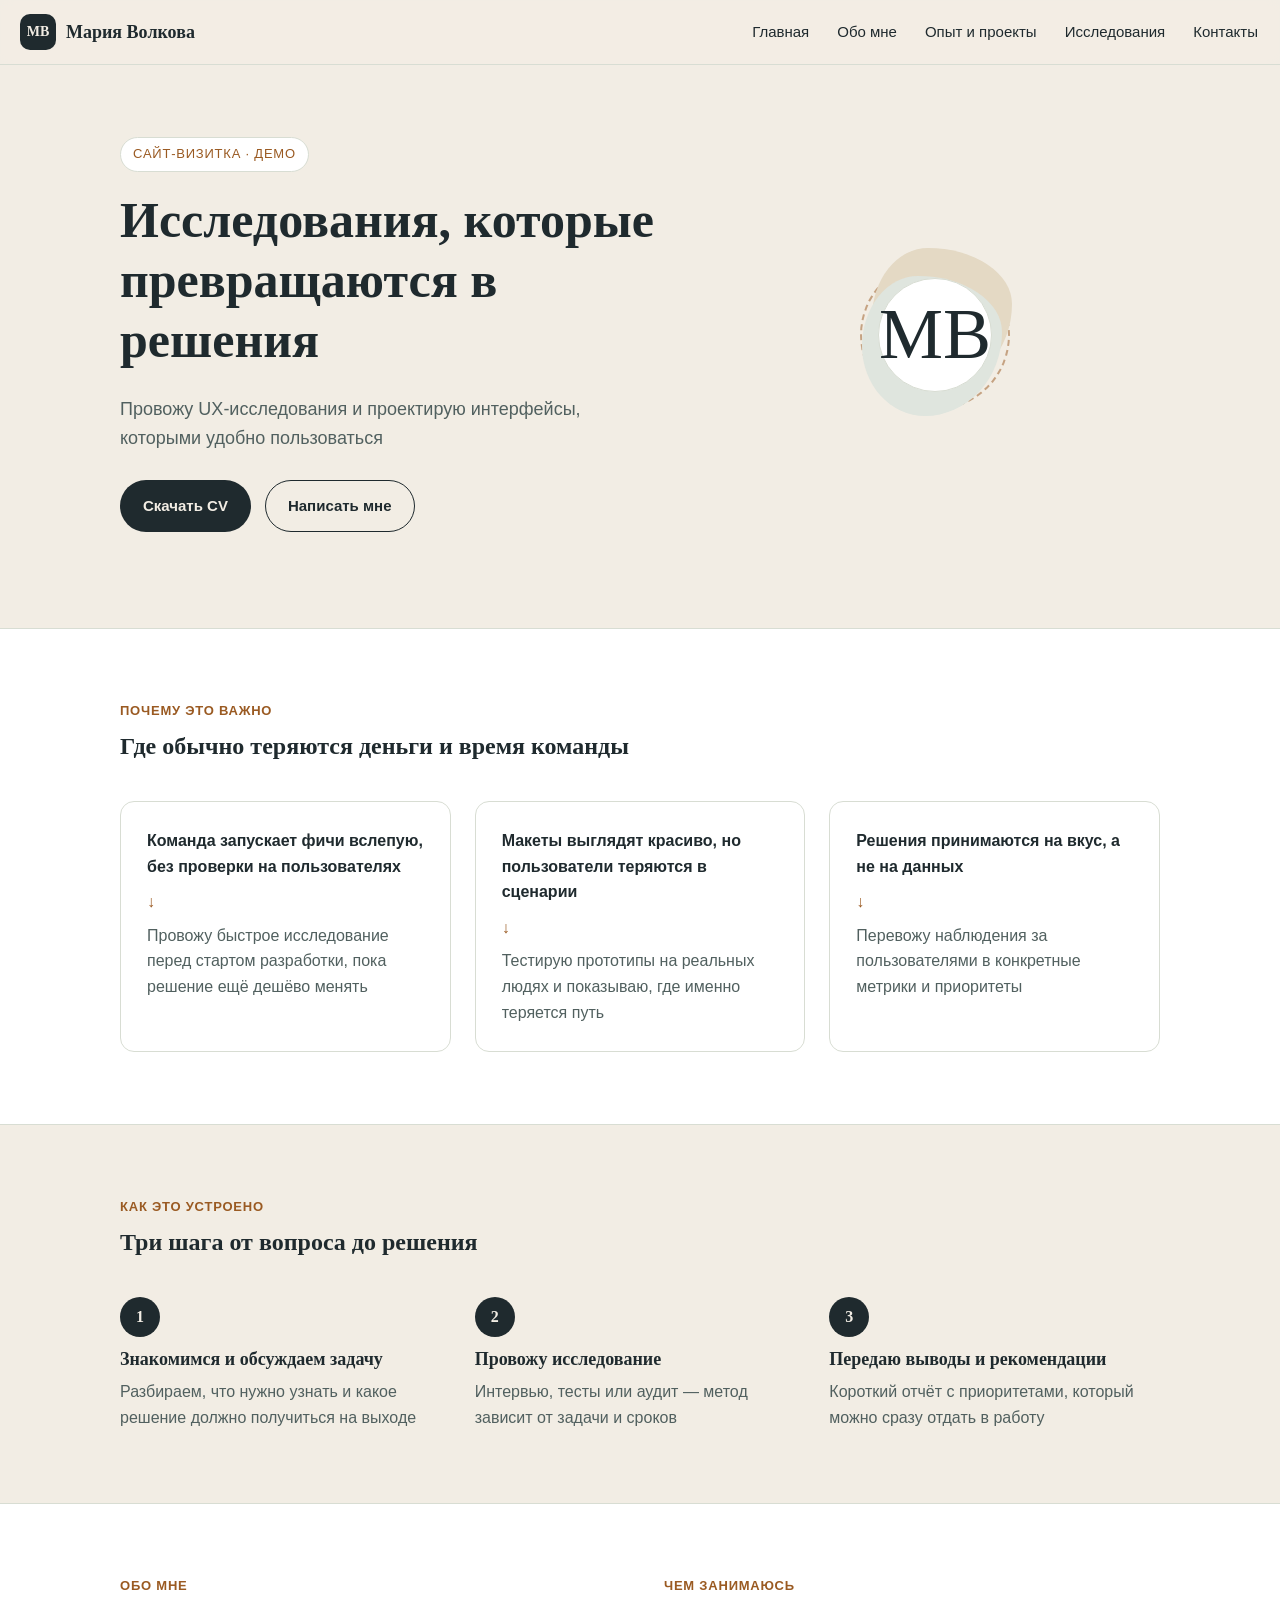
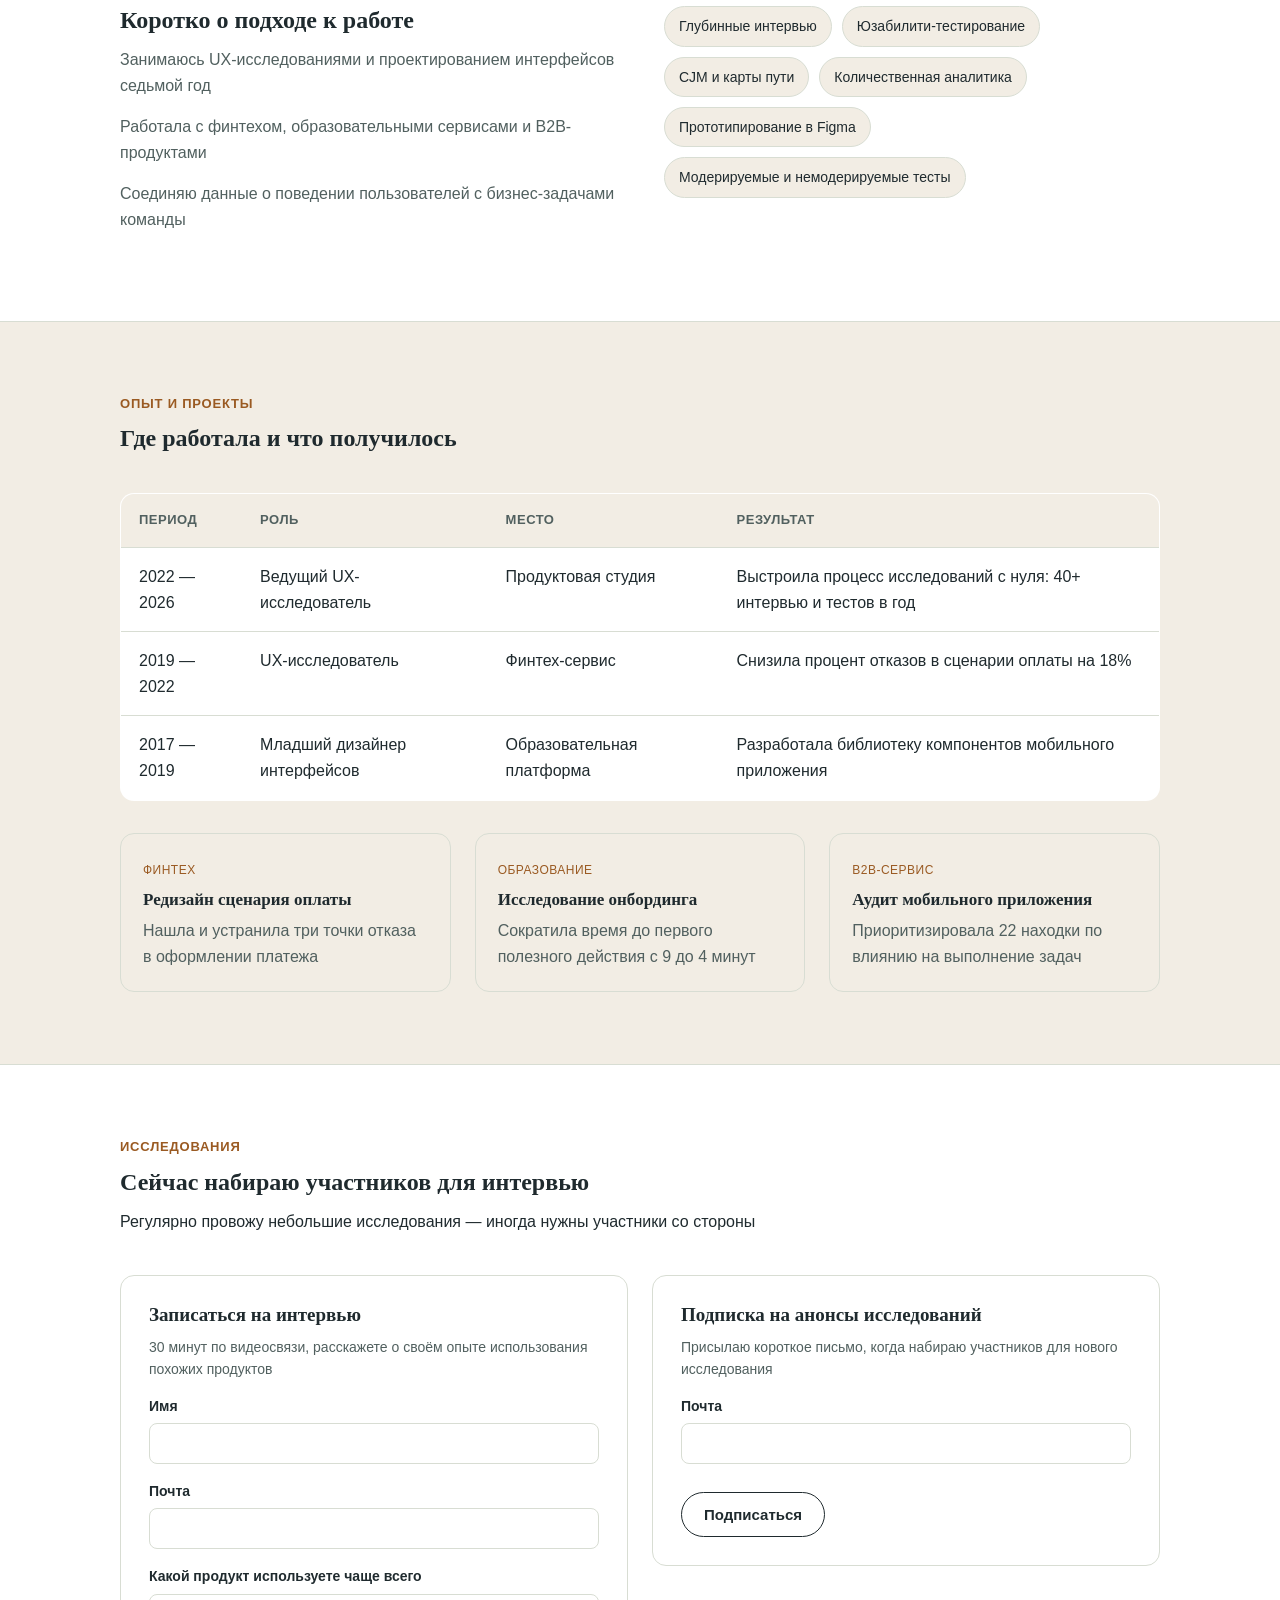
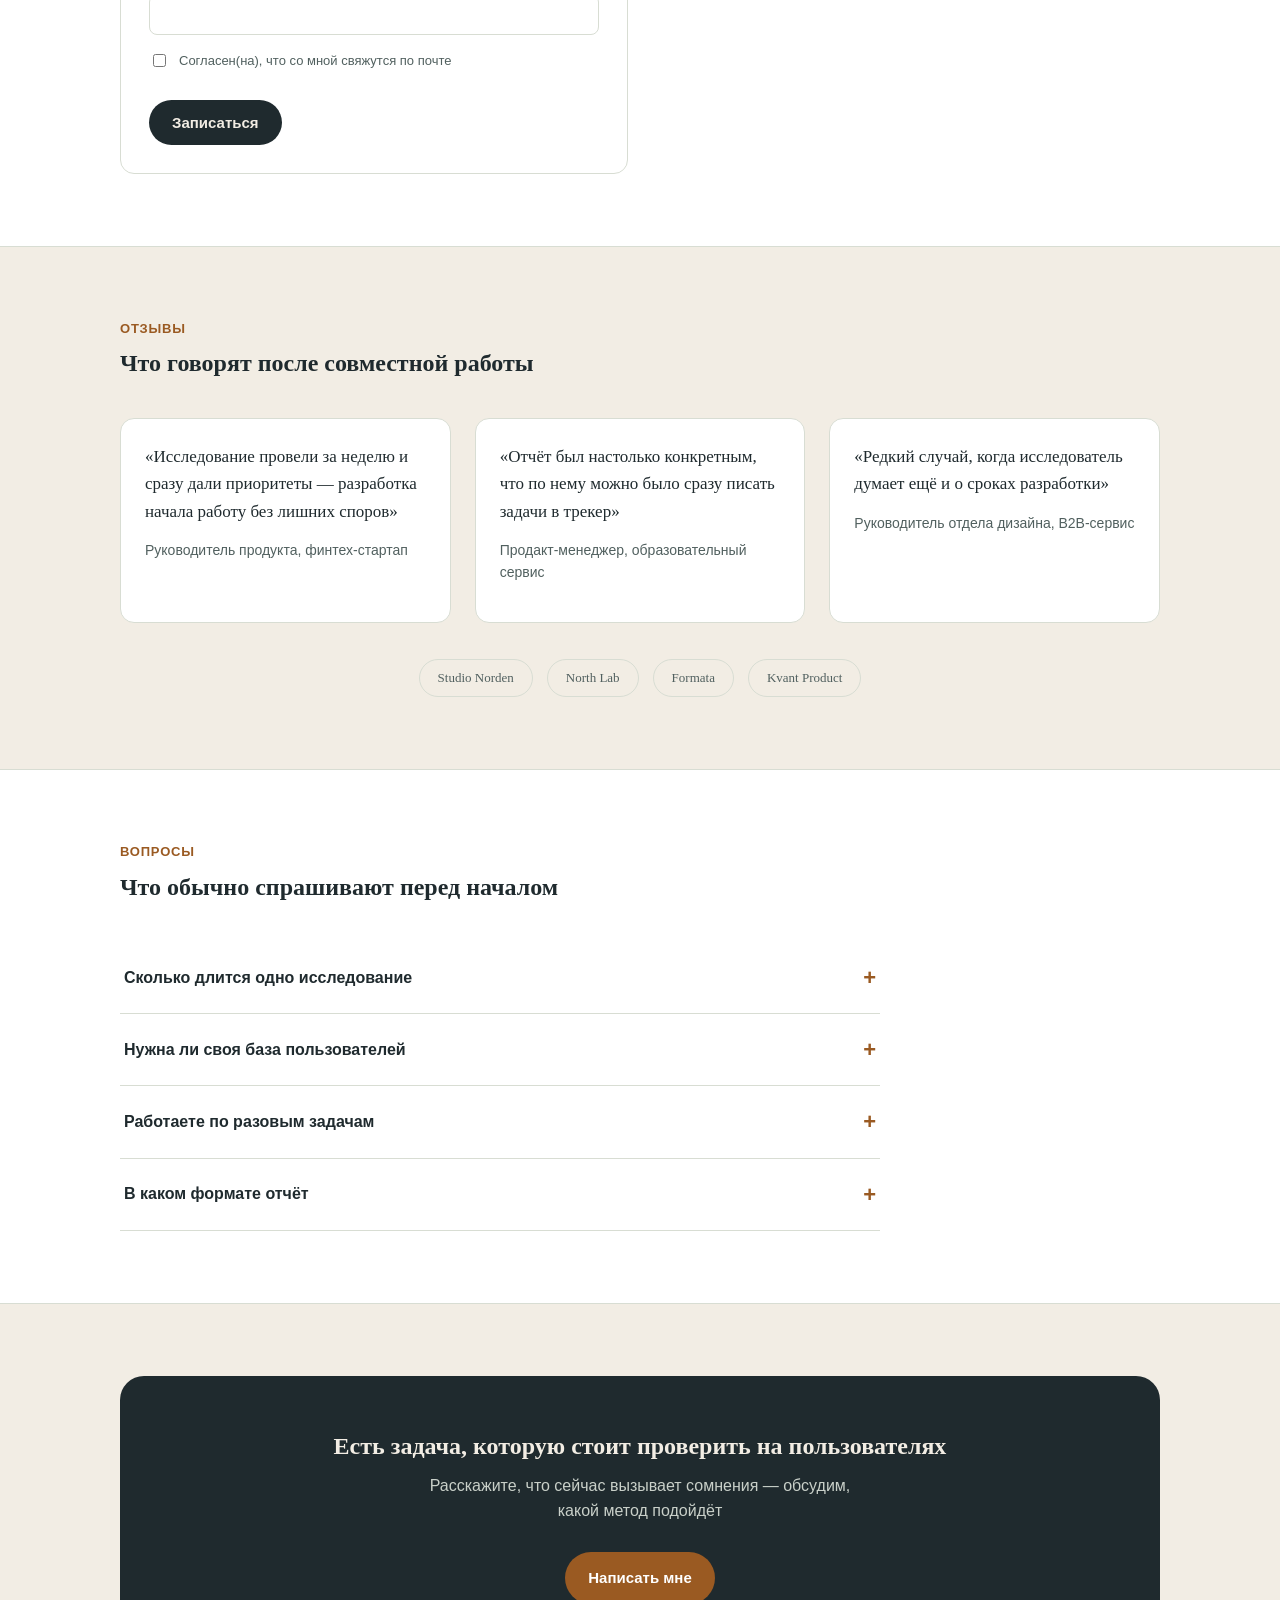
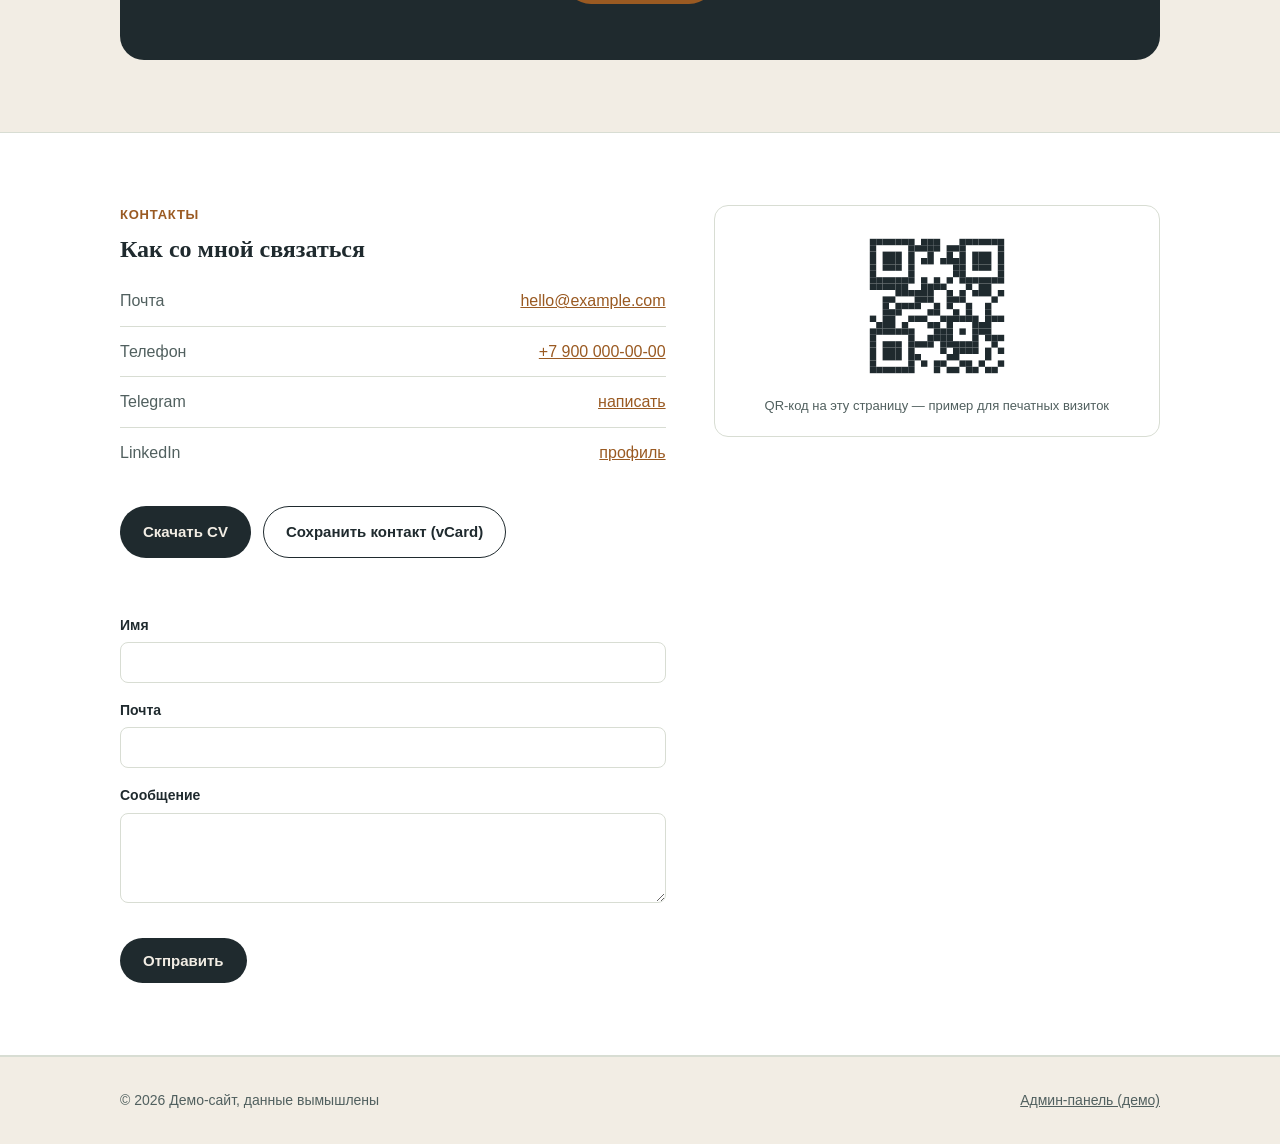
<file: index.html>
<!doctype html>
<html lang="ru">
<head>
<meta charset="utf-8">
<meta name="viewport" content="width=device-width, initial-scale=1">
<title>Мария Волкова — UX-исследователь и дизайнер интерфейсов</title>
<meta name="description" content="Сайт-визитка UX-исследователя: опыт, проекты, запись на интервью, скачивание CV. Демонстрационный макет.">
<link rel="canonical" href="./index.html">

<meta property="og:type" content="website">
<meta property="og:title" content="Мария Волкова — UX-исследователь и дизайнер интерфейсов">
<meta property="og:description" content="Исследования, которые превращаются в решения. Опыт, проекты, запись на интервью.">
<meta property="og:image" content="assets/img/og-image.svg">
<meta name="twitter:card" content="summary_large_image">

<link rel="icon" type="image/svg+xml" href="assets/img/favicon.svg">
<link rel="stylesheet" href="assets/css/styles.css">
</head>
<body>
<a class="skip-link" href="#main">Перейти к содержимому</a>

<header class="site-header">
  <div class="header-inner">
    <a class="brand" href="#hero">
      <span class="brand-mark" aria-hidden="true">МВ</span>
      <span>Мария Волкова</span>
    </a>
    <button class="nav-toggle" id="navToggle" aria-expanded="false" aria-controls="siteNav" aria-label="Открыть меню">
      <span class="nav-toggle-bar"></span>
    </button>
    <nav class="site-nav" id="siteNav" aria-label="Основная навигация">
      <ul id="navList"></ul>
    </nav>
  </div>
</header>

<main id="main">

  <section class="hero" id="hero">
    <div class="container hero-grid">
      <div class="hero-copy">
        <span class="kicker" id="heroKicker"></span>
        <h1 id="heroTitle"></h1>
        <p class="subtitle" id="heroSubtitle"></p>
        <div class="btn-row">
          <a class="btn btn-primary" id="heroCtaPrimary" href="assets/files/cv-example.html" download>Скачать CV</a>
          <a class="btn btn-outline" id="heroCtaSecondary" href="#contacts">Написать мне</a>
        </div>
      </div>
      <div class="hero-art" aria-hidden="true">
        <div class="hero-blob one"></div>
        <div class="hero-blob two"></div>
        <div class="hero-ring"></div>
        <div class="hero-avatar" id="heroInitials"></div>
      </div>
    </div>
  </section>

  <section class="section-alt" id="pains">
    <div class="container">
      <div class="section-head">
        <div class="section-eyebrow">Почему это важно</div>
        <h2>Где обычно теряются деньги и время команды</h2>
      </div>
      <div class="cards-3" id="painsGrid"></div>
    </div>
  </section>

  <section id="how">
    <div class="container">
      <div class="section-head">
        <div class="section-eyebrow">Как это устроено</div>
        <h2>Три шага от вопроса до решения</h2>
      </div>
      <div class="steps" id="stepsGrid"></div>
    </div>
  </section>

  <section class="section-alt" id="about">
    <div class="container about-grid">
      <div>
        <div class="section-eyebrow">Обо мне</div>
        <h2>Коротко о подходе к работе</h2>
        <div class="about-text" id="aboutText"></div>
      </div>
      <div>
        <div class="section-eyebrow">Чем занимаюсь</div>
        <ul class="skill-list" id="skillList"></ul>
      </div>
    </div>
  </section>

  <section id="experience">
    <div class="container">
      <div class="section-head">
        <div class="section-eyebrow">Опыт и проекты</div>
        <h2>Где работала и что получилось</h2>
      </div>
      <table class="exp-table">
        <thead>
          <tr>
            <th>Период</th>
            <th>Роль</th>
            <th>Место</th>
            <th>Результат</th>
          </tr>
        </thead>
        <tbody id="expBody"></tbody>
      </table>
      <div class="projects-grid" id="projectsGrid"></div>
    </div>
  </section>

  <section class="section-alt" id="research">
    <div class="container">
      <div class="section-head">
        <div class="section-eyebrow">Исследования</div>
        <h2>Сейчас набираю участников для интервью</h2>
        <p id="researchIntro"></p>
      </div>
      <div class="research-forms">

        <form class="form-card" id="interviewForm" novalidate>
          <h3 id="interviewTitle"></h3>
          <p class="form-desc" id="interviewText"></p>

          <div class="field" data-field="name">
            <label for="int-name">Имя</label>
            <input type="text" id="int-name" name="name" autocomplete="name">
            <p class="field-error">Укажите, как к вам обращаться</p>
          </div>

          <div class="field" data-field="email">
            <label for="int-email">Почта</label>
            <input type="email" id="int-email" name="email" autocomplete="email">
            <p class="field-error">Проверьте формат почты, например vasya@example.com</p>
          </div>

          <div class="field" data-field="experience">
            <label for="int-experience">Какой продукт используете чаще всего</label>
            <input type="text" id="int-experience" name="experience" autocomplete="off">
            <p class="field-error">Напишите одним-двумя словами</p>
          </div>

          <label class="field-check">
            <input type="checkbox" id="int-consent" name="consent">
            <span>Согласен(на), что со мной свяжутся по почте</span>
          </label>

          <div class="btn-row">
            <button type="submit" class="btn btn-primary" id="interviewSubmit"></button>
          </div>
          <div class="form-note" id="interviewNote" role="status"></div>
        </form>

        <form class="form-card" id="subscribeForm" novalidate>
          <h3 id="subscribeTitle"></h3>
          <p class="form-desc" id="subscribeText"></p>

          <div class="field" data-field="email">
            <label for="sub-email">Почта</label>
            <input type="email" id="sub-email" name="email" autocomplete="email">
            <p class="field-error">Проверьте формат почты, например vasya@example.com</p>
          </div>

          <div class="btn-row">
            <button type="submit" class="btn btn-outline" id="subscribeSubmit"></button>
          </div>
          <div class="form-note" id="subscribeNote" role="status"></div>
        </form>

      </div>
    </div>
  </section>

  <section id="trust">
    <div class="container">
      <div class="section-head">
        <div class="section-eyebrow">Отзывы</div>
        <h2>Что говорят после совместной работы</h2>
      </div>
      <div class="testimonial-grid" id="testimonialGrid"></div>
      <div class="logo-row" id="logoRow"></div>
    </div>
  </section>

  <section class="section-alt" id="faq">
    <div class="container">
      <div class="section-head">
        <div class="section-eyebrow">Вопросы</div>
        <h2>Что обычно спрашивают перед началом</h2>
      </div>
      <div class="faq-list" id="faqList"></div>
    </div>
  </section>

  <section id="cta">
    <div class="container">
      <div class="final-cta">
        <h2 id="finalCtaTitle"></h2>
        <p id="finalCtaText"></p>
        <div class="btn-row">
          <a class="btn btn-accent" id="finalCtaBtn" href="#contacts"></a>
        </div>
      </div>
    </div>
  </section>

  <section class="section-alt" id="contacts">
    <div class="container contacts-grid">
      <div>
        <div class="section-eyebrow">Контакты</div>
        <h2>Как со мной связаться</h2>

        <ul class="contact-list" id="contactList"></ul>

        <div class="contact-actions">
          <a class="btn btn-primary" id="downloadCvBtn" href="assets/files/cv-example.html" download>Скачать CV</a>
          <button class="btn btn-outline" id="saveContactBtn" type="button">Сохранить контакт (vCard)</button>
        </div>
        <p class="contact-feedback" id="contactFeedback"></p>

        <form id="contactForm" novalidate style="margin-top:28px">
          <div class="field" data-field="name">
            <label for="c-name">Имя</label>
            <input type="text" id="c-name" name="name" autocomplete="name">
            <p class="field-error">Укажите имя</p>
          </div>
          <div class="field" data-field="email">
            <label for="c-email">Почта</label>
            <input type="email" id="c-email" name="email" autocomplete="email">
            <p class="field-error">Проверьте формат почты</p>
          </div>
          <div class="field" data-field="message">
            <label for="c-message">Сообщение</label>
            <textarea id="c-message" name="message"></textarea>
            <p class="field-error">Расскажите в двух словах о задаче</p>
          </div>
          <div class="btn-row">
            <button type="submit" class="btn btn-primary">Отправить</button>
          </div>
          <div class="form-note" id="contactFormNote" role="status"></div>
        </form>
      </div>

      <div class="qr-card">
        <img src="assets/img/qr-example.svg" alt="QR-код со ссылкой на страницу контактов, демонстрационный пример" width="160" height="160">
        <p>QR-код на эту страницу — пример для печатных визиток</p>
      </div>
    </div>
  </section>

</main>

<footer class="site-footer">
  <div class="container footer-inner">
    <span>© 2026 Демо-сайт, данные вымышлены</span>
    <nav aria-label="Футер"><a href="admin.html">Админ-панель (демо)</a></nav>
  </div>
</footer>

<script src="assets/js/config.js"></script>
<script src="assets/js/main.js"></script>
</body>
</html>
</file>
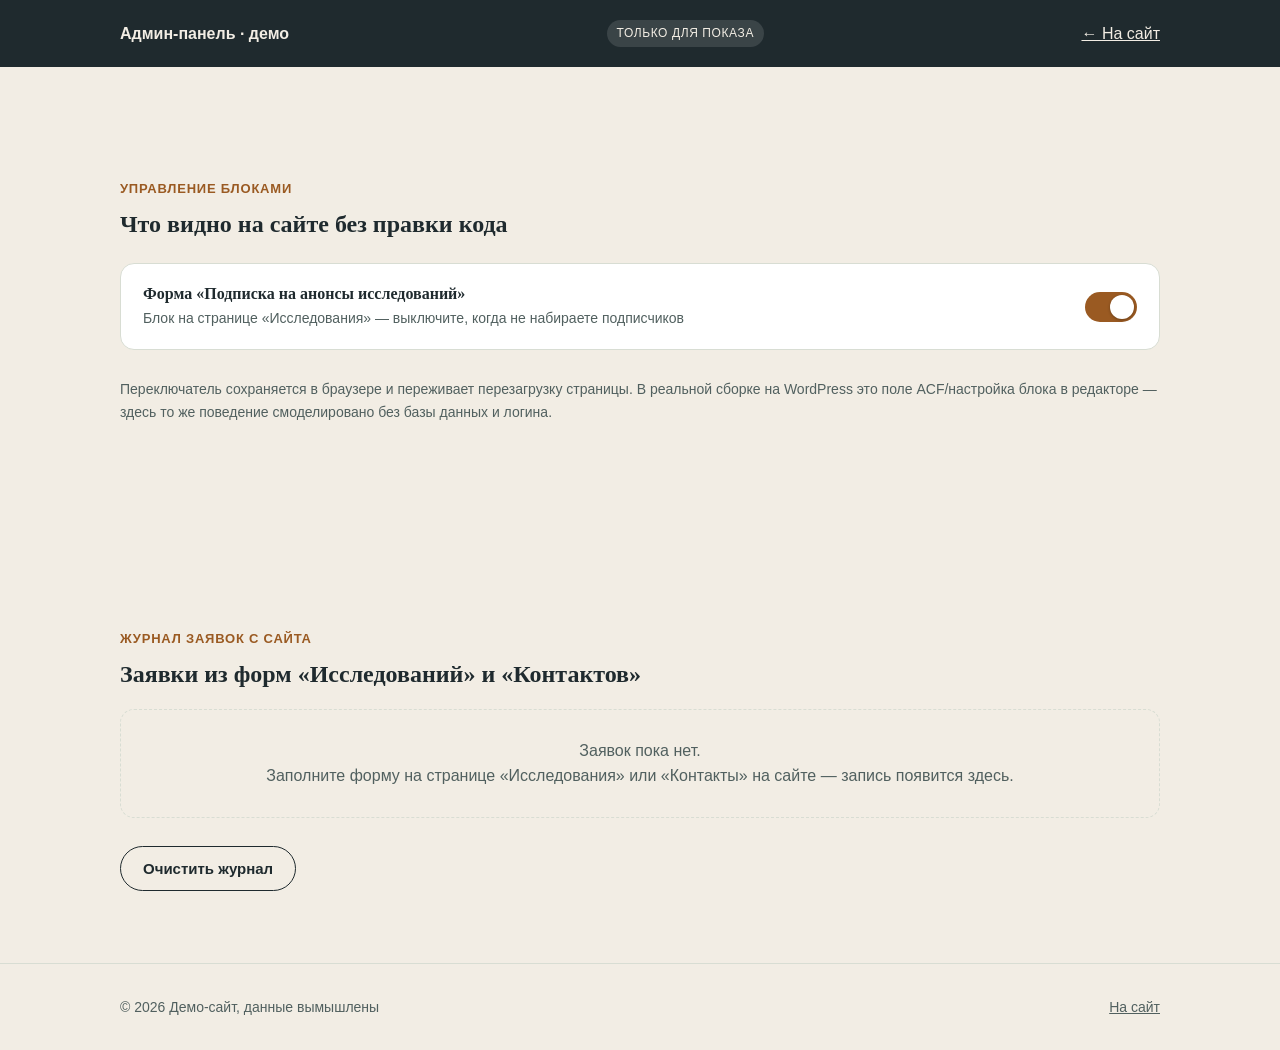
<file: admin.html>
<!doctype html>
<html lang="ru">
<head>
<meta charset="utf-8">
<meta name="viewport" content="width=device-width, initial-scale=1">
<title>Админ-панель (демо) — Мария Волкова</title>
<meta name="description" content="Демонстрация управления блоками сайта и журнала заявок без доступа к коду.">
<meta name="robots" content="noindex">
<link rel="icon" type="image/svg+xml" href="assets/img/favicon.svg">
<link rel="stylesheet" href="assets/css/styles.css">
</head>
<body>
<a class="skip-link" href="#main">Перейти к содержимому</a>

<header class="admin-header">
  <div class="container">
    <strong>Админ-панель · демо</strong>
    <span class="admin-badge">только для показа</span>
    <a href="index.html">&larr; На сайт</a>
  </div>
</header>

<main id="main">
  <div class="container">

    <section style="margin-bottom:48px">
      <div class="section-eyebrow">Управление блоками</div>
      <h1 style="margin-bottom:24px">Что видно на сайте без правки кода</h1>

      <div class="toggle-row">
        <div class="toggle-text">
          <h3>Форма «Подписка на анонсы исследований»</h3>
          <p>Блок на странице «Исследования» — выключите, когда не набираете подписчиков</p>
        </div>
        <label class="switch">
          <input type="checkbox" id="subscribeToggle">
          <span class="track"></span>
          <span class="thumb"></span>
        </label>
      </div>

      <p style="color:var(--color-muted); font-size:14px">
        Переключатель сохраняется в браузере и переживает перезагрузку страницы.
        В реальной сборке на WordPress это поле ACF/настройка блока в редакторе —
        здесь то же поведение смоделировано без базы данных и логина.
      </p>
    </section>

    <section>
      <div class="section-eyebrow">Журнал заявок с сайта</div>
      <h2 style="margin-bottom:20px">Заявки из форм «Исследований» и «Контактов»</h2>

      <div id="logWrap"></div>

      <div class="btn-row">
        <button class="btn btn-outline" id="clearLog" type="button">Очистить журнал</button>
      </div>
    </section>

  </div>
</main>

<footer class="site-footer">
  <div class="container footer-inner">
    <span>© 2026 Демо-сайт, данные вымышлены</span>
    <nav aria-label="Футер"><a href="index.html">На сайт</a></nav>
  </div>
</footer>

<script>
(function () {
  "use strict";

  var TYPE_LABELS = {
    interview: "Запись на интервью",
    subscribe: "Подписка на анонсы",
    contact: "Сообщение из контактов"
  };

  var toggle = document.getElementById("subscribeToggle");

  function loadToggle() {
    var stored = localStorage.getItem("siteAdmin.showResearchSubscribeForm");
    toggle.checked = stored === null ? true : stored === "true";
  }
  loadToggle();

  toggle.addEventListener("change", function () {
    localStorage.setItem("siteAdmin.showResearchSubscribeForm", toggle.checked ? "true" : "false");
  });

  function fieldSummary(type, data) {
    if (type === "interview") return data.name + " · " + data.email + " · " + data.experience;
    if (type === "subscribe") return data.email;
    if (type === "contact") return data.name + " · " + data.email + " · " + data.message;
    return JSON.stringify(data);
  }

  function formatDate(iso) {
    var d = new Date(iso);
    return d.toLocaleString("ru-RU", { day: "2-digit", month: "2-digit", year: "numeric", hour: "2-digit", minute: "2-digit" });
  }

  function renderLog() {
    var wrap = document.getElementById("logWrap");
    var list = [];
    try {
      list = JSON.parse(localStorage.getItem("siteSubmissions")) || [];
    } catch (e) {
      list = [];
    }

    wrap.innerHTML = "";

    if (!list.length) {
      var empty = document.createElement("div");
      empty.className = "admin-empty";
      empty.innerHTML = "Заявок пока нет.<br>Заполните форму на странице «Исследования» или «Контакты» на сайте — запись появится здесь.";
      wrap.appendChild(empty);
      return;
    }

    var table = document.createElement("table");
    table.className = "admin-table";
    table.innerHTML =
      "<thead><tr><th>Когда</th><th>Форма</th><th>Данные</th></tr></thead>";
    var tbody = document.createElement("tbody");

    list.slice().reverse().forEach(function (item) {
      var tr = document.createElement("tr");
      var tdDate = document.createElement("td");
      tdDate.textContent = formatDate(item.timestamp);
      var tdType = document.createElement("td");
      tdType.textContent = TYPE_LABELS[item.type] || item.type;
      var tdData = document.createElement("td");
      tdData.textContent = fieldSummary(item.type, item.data);
      tr.appendChild(tdDate);
      tr.appendChild(tdType);
      tr.appendChild(tdData);
      tbody.appendChild(tr);
    });

    table.appendChild(tbody);
    wrap.appendChild(table);
  }

  renderLog();

  document.getElementById("clearLog").addEventListener("click", function () {
    localStorage.removeItem("siteSubmissions");
    renderLog();
  });

  window.addEventListener("storage", function (e) {
    if (e.key === "siteSubmissions") renderLog();
    if (e.key === "siteAdmin.showResearchSubscribeForm") loadToggle();
  });
})();
</script>
</body>
</html>
</file>
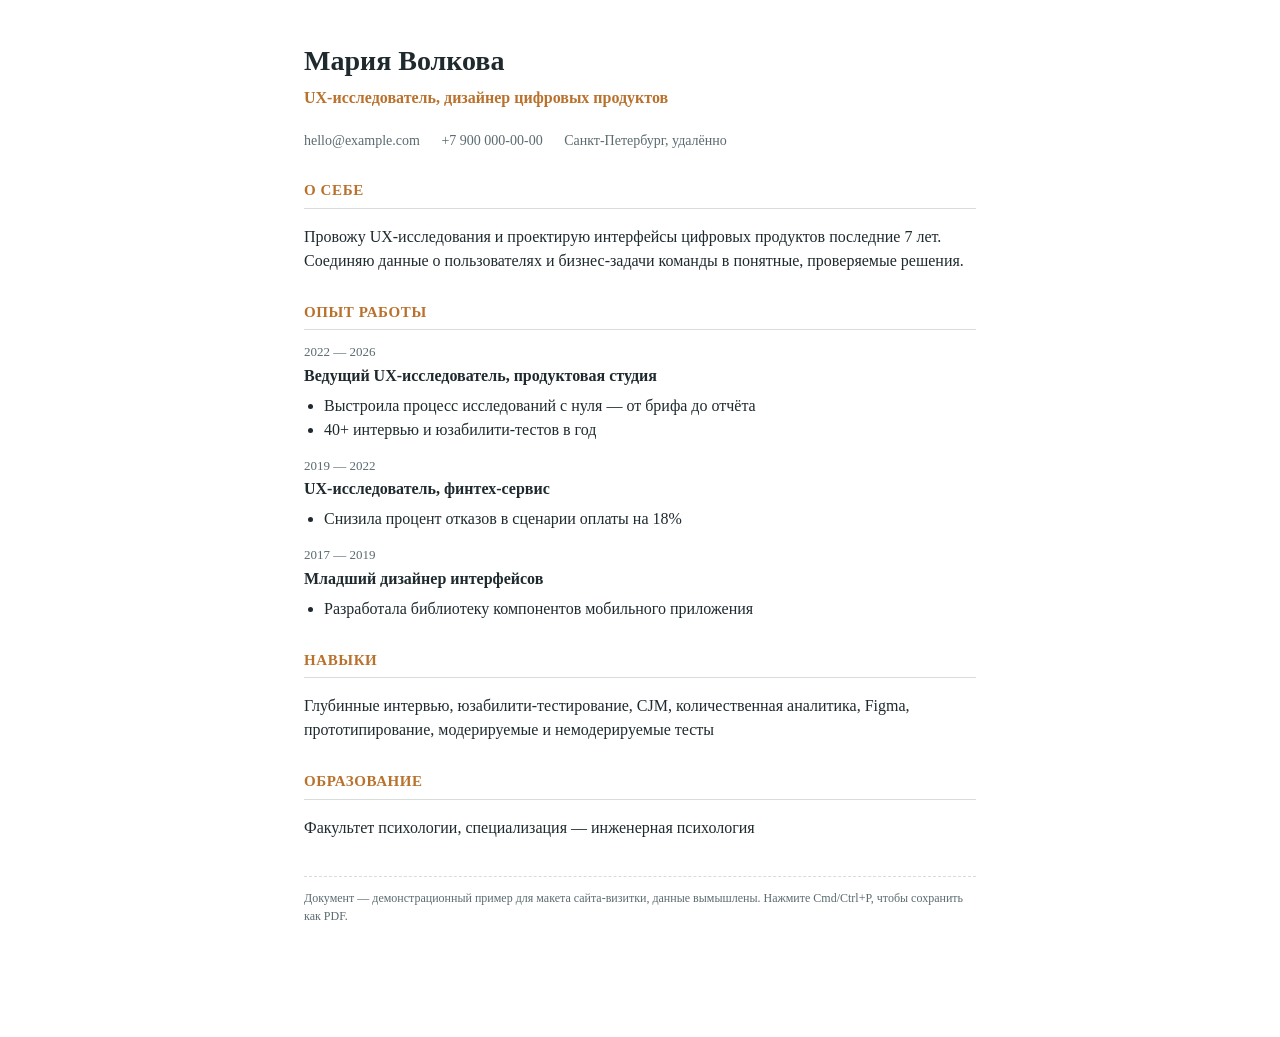
<file: assets/files/cv-example.html>
<!doctype html>
<html lang="ru">
<head>
<meta charset="utf-8">
<title>CV — Мария Волкова, UX-исследователь</title>
<meta name="robots" content="noindex">
<style>
  :root{
    --ink:#1f2a2e;
    --muted:#5b6b6f;
    --accent:#b9712c;
    --line:#d8ddd9;
  }
  *{box-sizing:border-box}
  body{
    font-family:Georgia,"Times New Roman",serif;
    color:var(--ink);
    max-width:720px;
    margin:40px auto;
    padding:0 24px 60px;
    line-height:1.5;
  }
  h1{font-size:28px;margin:0 0 4px}
  .role{color:var(--accent);font-size:16px;margin:0 0 20px;font-weight:bold}
  .contacts{color:var(--muted);font-size:14px;margin-bottom:28px}
  .contacts span{display:inline-block;margin-right:18px}
  h2{
    font-size:15px;
    text-transform:uppercase;
    letter-spacing:.04em;
    color:var(--accent);
    border-bottom:1px solid var(--line);
    padding-bottom:6px;
    margin:28px 0 12px;
  }
  .item{margin-bottom:14px}
  .item .meta{color:var(--muted);font-size:13px;margin-bottom:2px}
  .item .title{font-weight:bold}
  ul{margin:6px 0 0;padding-left:20px}
  .note{
    margin-top:36px;
    font-size:12px;
    color:var(--muted);
    border-top:1px dashed var(--line);
    padding-top:12px;
  }
  @media print{
    body{margin:0;padding:24px}
    .note{display:none}
  }
</style>
</head>
<body>
  <h1>Мария Волкова</h1>
  <p class="role">UX-исследователь, дизайнер цифровых продуктов</p>
  <p class="contacts">
    <span>hello@example.com</span>
    <span>+7 900 000-00-00</span>
    <span>Санкт-Петербург, удалённо</span>
  </p>

  <h2>О себе</h2>
  <p>Провожу UX-исследования и проектирую интерфейсы цифровых продуктов последние 7 лет. Соединяю данные о пользователях и бизнес-задачи команды в понятные, проверяемые решения.</p>

  <h2>Опыт работы</h2>
  <div class="item">
    <div class="meta">2022&nbsp;—&nbsp;2026</div>
    <div class="title">Ведущий UX-исследователь, продуктовая студия</div>
    <ul>
      <li>Выстроила процесс исследований с нуля — от брифа до отчёта</li>
      <li>40+ интервью и юзабилити-тестов в год</li>
    </ul>
  </div>
  <div class="item">
    <div class="meta">2019&nbsp;—&nbsp;2022</div>
    <div class="title">UX-исследователь, финтех-сервис</div>
    <ul>
      <li>Снизила процент отказов в сценарии оплаты на 18%</li>
    </ul>
  </div>
  <div class="item">
    <div class="meta">2017&nbsp;—&nbsp;2019</div>
    <div class="title">Младший дизайнер интерфейсов</div>
    <ul>
      <li>Разработала библиотеку компонентов мобильного приложения</li>
    </ul>
  </div>

  <h2>Навыки</h2>
  <p>Глубинные интервью, юзабилити-тестирование, CJM, количественная аналитика, Figma, прототипирование, модерируемые и немодерируемые тесты</p>

  <h2>Образование</h2>
  <p>Факультет психологии, специализация — инженерная психология</p>

  <p class="note">Документ — демонстрационный пример для макета сайта-визитки, данные вымышлены. Нажмите Cmd/Ctrl+P, чтобы сохранить как PDF.</p>
</body>
</html>
</file>
<file: assets/css/styles.css>
:root {
  --color-bg: #f2ede4;
  --color-surface: #ffffff;
  --color-ink: #1f2a2e;
  --color-muted: #51605f;
  --color-accent: #9a5a22;
  --color-accent-contrast: #ffffff;
  --color-line: #d8ddd3;
  --color-success-bg: #e9f3ea;
  --color-success-ink: #1f5c2b;
  --color-error-bg: #fbeceb;
  --color-error-ink: #9c2b1f;

  --font-serif: Georgia, "Times New Roman", serif;
  --font-sans: -apple-system, BlinkMacSystemFont, "Segoe UI", Roboto, Arial, sans-serif;

  --radius: 14px;
  --container: 1080px;
  --gap: 24px;
}

* { box-sizing: border-box; }

html { scroll-behavior: smooth; }

@media (prefers-reduced-motion: reduce) {
  html { scroll-behavior: auto; }
  *, *::before, *::after {
    animation-duration: 0.001ms !important;
    animation-iteration-count: 1 !important;
    transition-duration: 0.001ms !important;
    scroll-behavior: auto !important;
  }
}

body {
  margin: 0;
  font-family: var(--font-sans);
  color: var(--color-ink);
  background: var(--color-bg);
  line-height: 1.6;
  -webkit-font-smoothing: antialiased;
}

h1, h2, h3 { font-family: var(--font-serif); margin: 0 0 .5em; line-height: 1.2; }
p { margin: 0 0 1em; }
a { color: var(--color-accent); }
img, svg { max-width: 100%; display: block; }

.container {
  max-width: var(--container);
  margin: 0 auto;
  padding: 0 20px;
}

.skip-link {
  position: absolute;
  left: -999px;
  top: 0;
  background: var(--color-ink);
  color: #fff;
  padding: 12px 18px;
  z-index: 1000;
  border-radius: 0 0 8px 0;
}
.skip-link:focus {
  left: 0;
}

:focus-visible {
  outline: 3px solid var(--color-accent);
  outline-offset: 2px;
}

/* ---------- header ---------- */
.site-header {
  position: sticky;
  top: 0;
  z-index: 100;
  background: rgba(242, 237, 228, 0.92);
  backdrop-filter: saturate(140%) blur(6px);
  border-bottom: 1px solid var(--color-line);
}
.header-inner {
  display: flex;
  align-items: center;
  justify-content: space-between;
  padding: 14px 20px;
}
.brand {
  display: flex;
  align-items: center;
  gap: 10px;
  text-decoration: none;
  color: var(--color-ink);
  font-family: var(--font-serif);
  font-weight: bold;
  font-size: 18px;
}
.brand-mark {
  width: 36px;
  height: 36px;
  border-radius: 10px;
  background: var(--color-ink);
  color: var(--color-bg);
  display: flex;
  align-items: center;
  justify-content: center;
  font-size: 14px;
}

.nav-toggle {
  display: none;
  background: none;
  border: 1px solid var(--color-line);
  border-radius: 8px;
  width: 44px;
  height: 44px;
  cursor: pointer;
}
.nav-toggle-bar,
.nav-toggle-bar::before,
.nav-toggle-bar::after {
  content: "";
  display: block;
  width: 20px;
  height: 2px;
  background: var(--color-ink);
  margin: 0 auto;
  position: relative;
  transition: transform .2s ease;
}
.nav-toggle-bar::before { position: absolute; top: -6px; }
.nav-toggle-bar::after { position: absolute; top: 6px; }

.site-nav ul {
  list-style: none;
  display: flex;
  gap: 24px;
  margin: 0;
  padding: 0;
}
.site-nav a {
  text-decoration: none;
  color: var(--color-ink);
  font-size: 15px;
  padding: 6px 2px;
  border-bottom: 2px solid transparent;
}
.site-nav a:hover,
.site-nav a:focus-visible { border-bottom-color: var(--color-accent); }

@media (max-width: 760px) {
  .nav-toggle { display: block; }
  .site-nav {
    position: absolute;
    top: 100%;
    left: 0;
    right: 0;
    background: var(--color-surface);
    border-bottom: 1px solid var(--color-line);
    max-height: 0;
    overflow: hidden;
    transition: max-height .25s ease;
  }
  .site-nav.is-open { max-height: 320px; }
  .site-nav ul {
    flex-direction: column;
    gap: 0;
    padding: 8px 20px 18px;
  }
  .site-nav a { display: block; padding: 12px 4px; }
}

/* ---------- buttons ---------- */
.btn {
  display: inline-flex;
  align-items: center;
  justify-content: center;
  gap: 8px;
  padding: 13px 22px;
  border-radius: 999px;
  font-size: 15px;
  font-weight: 600;
  text-decoration: none;
  border: 1px solid transparent;
  cursor: pointer;
  transition: transform .15s ease, box-shadow .15s ease;
}
.btn:hover { transform: translateY(-1px); }
.btn-primary {
  background: var(--color-ink);
  color: var(--color-bg);
}
.btn-primary:hover { box-shadow: 0 8px 18px rgba(31,42,46,.25); }
.btn-outline {
  background: transparent;
  border-color: var(--color-ink);
  color: var(--color-ink);
}
.btn-accent {
  background: var(--color-accent);
  color: var(--color-accent-contrast);
}
.btn-row { display: flex; gap: 14px; flex-wrap: wrap; margin-top: 28px; }
.btn[disabled] { opacity: .5; cursor: not-allowed; transform: none; }

/* ---------- hero ---------- */
.hero {
  position: relative;
  padding: 72px 0 96px;
  overflow: hidden;
}
.hero-grid {
  display: grid;
  grid-template-columns: 1.1fr .9fr;
  gap: 40px;
  align-items: center;
}
.kicker {
  display: inline-block;
  font-size: 13px;
  letter-spacing: .06em;
  text-transform: uppercase;
  color: var(--color-accent);
  background: var(--color-surface);
  border: 1px solid var(--color-line);
  padding: 6px 12px;
  border-radius: 999px;
  margin-bottom: 18px;
}
.hero h1 {
  font-size: clamp(32px, 4.4vw, 50px);
}
.hero .subtitle {
  font-size: 18px;
  color: var(--color-muted);
  max-width: 48ch;
}
.hero-art {
  position: relative;
  aspect-ratio: 1 / 1;
  max-width: 360px;
  margin: 0 auto;
}
.hero-avatar {
  width: 100%;
  height: 100%;
  border-radius: 50%;
  background: var(--color-surface);
  border: 1px solid var(--color-line);
  display: flex;
  align-items: center;
  justify-content: center;
  font-family: var(--font-serif);
  font-size: 72px;
  color: var(--color-ink);
  position: relative;
  z-index: 2;
}
.hero-ring {
  position: absolute;
  inset: -18px;
  border: 2px dashed var(--color-accent);
  border-radius: 50%;
  opacity: .5;
  animation: spin 40s linear infinite;
}
@keyframes spin { to { transform: rotate(360deg); } }
.hero-blob {
  position: absolute;
  width: 140px;
  height: 140px;
  border-radius: 40% 60% 55% 45% / 50% 40% 60% 50%;
  background: #e4d9c4;
  z-index: 1;
}
.hero-blob.one { top: -30px; right: -20px; }
.hero-blob.two { bottom: -24px; left: -16px; background: #dfe5de; }

/* ---------- sections ---------- */
section { padding: 72px 0; scroll-margin-top: 76px; }
.section-head { max-width: 640px; margin-bottom: 40px; }
.section-eyebrow {
  text-transform: uppercase;
  letter-spacing: .06em;
  font-size: 13px;
  color: var(--color-accent);
  font-weight: 600;
  margin-bottom: 10px;
}
.section-alt { background: var(--color-surface); border-top: 1px solid var(--color-line); border-bottom: 1px solid var(--color-line); }

/* pains */
.cards-3 {
  display: grid;
  grid-template-columns: repeat(3, 1fr);
  gap: var(--gap);
}
.pain-card {
  background: var(--color-surface);
  border: 1px solid var(--color-line);
  border-radius: var(--radius);
  padding: 26px;
}
.pain-card .problem {
  font-weight: 600;
  margin-bottom: 10px;
}
.pain-card .arrow { color: var(--color-accent); font-weight: bold; margin: 0 0 8px; }
.pain-card .solution { color: var(--color-muted); margin: 0; }

/* steps */
.steps {
  display: grid;
  grid-template-columns: repeat(3, 1fr);
  gap: var(--gap);
  counter-reset: step;
}
.step {
  position: relative;
  padding-top: 52px;
}
.step::before {
  counter-increment: step;
  content: counter(step);
  position: absolute;
  top: 0;
  left: 0;
  width: 40px;
  height: 40px;
  border-radius: 50%;
  background: var(--color-ink);
  color: var(--color-bg);
  display: flex;
  align-items: center;
  justify-content: center;
  font-family: var(--font-serif);
  font-weight: bold;
}
.step h3 { font-size: 18px; }
.step p { color: var(--color-muted); margin: 0; }

/* about */
.about-grid {
  display: grid;
  grid-template-columns: 1fr 1fr;
  gap: 48px;
  align-items: start;
}
.about-text p { color: var(--color-muted); }
.skill-list {
  list-style: none;
  padding: 0;
  margin: 0;
  display: flex;
  flex-wrap: wrap;
  gap: 10px;
}
.skill-list li {
  background: var(--color-bg);
  border: 1px solid var(--color-line);
  padding: 8px 14px;
  border-radius: 999px;
  font-size: 14px;
}

/* experience table */
.exp-table {
  width: 100%;
  border-collapse: collapse;
  background: var(--color-surface);
  border: 1px solid var(--color-line);
  border-radius: var(--radius);
  overflow: hidden;
}
.exp-table th, .exp-table td {
  text-align: left;
  padding: 16px 18px;
  border-bottom: 1px solid var(--color-line);
  vertical-align: top;
}
.exp-table th {
  background: var(--color-bg);
  font-size: 13px;
  text-transform: uppercase;
  letter-spacing: .04em;
  color: var(--color-muted);
}
.exp-table tr:last-child td { border-bottom: none; }

@media (max-width: 700px) {
  .exp-table thead { display: none; }
  .exp-table, .exp-table tbody, .exp-table tr, .exp-table td { display: block; width: 100%; }
  .exp-table tr {
    border-bottom: 1px solid var(--color-line);
    padding: 16px 18px;
  }
  .exp-table tr:last-child { border-bottom: none; }
  .exp-table td {
    border: none;
    padding: 4px 0;
  }
  .exp-table td::before {
    content: attr(data-label);
    display: block;
    font-size: 12px;
    text-transform: uppercase;
    letter-spacing: .04em;
    color: var(--color-muted);
    margin-bottom: 2px;
  }
}

.projects-grid {
  margin-top: 32px;
  display: grid;
  grid-template-columns: repeat(3, 1fr);
  gap: var(--gap);
}
.project-card {
  border: 1px solid var(--color-line);
  border-radius: var(--radius);
  padding: 22px;
  background: var(--color-bg);
}
.project-tag {
  display: inline-block;
  font-size: 12px;
  text-transform: uppercase;
  letter-spacing: .04em;
  color: var(--color-accent);
  margin-bottom: 10px;
}
.project-card h3 { font-size: 17px; margin-bottom: 8px; }
.project-card p { color: var(--color-muted); margin: 0; }

/* research forms */
.research-forms {
  display: grid;
  grid-template-columns: 1fr 1fr;
  gap: var(--gap);
  align-items: start;
}
.form-card {
  background: var(--color-surface);
  border: 1px solid var(--color-line);
  border-radius: var(--radius);
  padding: 28px;
}
.form-card.is-hidden { display: none; }
.form-card h3 { font-size: 19px; }
.form-card .form-desc { color: var(--color-muted); font-size: 14px; }

.field { margin-bottom: 16px; }
.field label {
  display: block;
  font-size: 14px;
  font-weight: 600;
  margin-bottom: 6px;
}
.field input[type="text"],
.field input[type="email"],
.field input[type="tel"],
.field textarea {
  width: 100%;
  padding: 11px 13px;
  border: 1px solid var(--color-line);
  border-radius: 8px;
  font-size: 15px;
  font-family: inherit;
  background: #fff;
}
.field input:focus-visible,
.field textarea:focus-visible { outline-offset: 0; }
.field textarea { resize: vertical; min-height: 90px; }
.field-error {
  display: none;
  color: var(--color-error-ink);
  font-size: 13px;
  margin-top: 6px;
}
.field.has-error input,
.field.has-error textarea { border-color: var(--color-error-ink); }
.field.has-error .field-error { display: block; }

.field-check {
  display: flex;
  align-items: flex-start;
  gap: 10px;
  font-size: 13px;
  color: var(--color-muted);
}
.field-check input { margin-top: 3px; }

.form-note {
  border-radius: 10px;
  padding: 12px 14px;
  font-size: 14px;
  margin-top: 14px;
  display: none;
}
.form-note.show { display: block; }
.form-note.success { background: var(--color-success-bg); color: var(--color-success-ink); }
.form-note.error { background: var(--color-error-bg); color: var(--color-error-ink); }

/* trust */
.testimonial-grid {
  display: grid;
  grid-template-columns: repeat(3, 1fr);
  gap: var(--gap);
}
.testimonial {
  background: var(--color-surface);
  border: 1px solid var(--color-line);
  border-radius: var(--radius);
  padding: 24px;
}
.testimonial p.quote {
  font-family: var(--font-serif);
  font-size: 17px;
  margin-bottom: 14px;
}
.testimonial .author {
  color: var(--color-muted);
  font-size: 14px;
}
.logo-row {
  margin-top: 36px;
  display: flex;
  flex-wrap: wrap;
  gap: 14px;
  justify-content: center;
}
.logo-chip {
  border: 1px solid var(--color-line);
  border-radius: 999px;
  padding: 8px 18px;
  font-size: 13px;
  color: var(--color-muted);
  font-family: var(--font-serif);
}

/* faq */
.faq-list { max-width: 760px; }
.faq-item {
  border-bottom: 1px solid var(--color-line);
}
.faq-item summary {
  cursor: pointer;
  padding: 18px 4px;
  font-weight: 600;
  list-style: none;
  display: flex;
  justify-content: space-between;
  align-items: center;
  gap: 12px;
}
.faq-item summary::-webkit-details-marker { display: none; }
.faq-item summary::after {
  content: "+";
  font-size: 22px;
  color: var(--color-accent);
  transition: transform .2s ease;
}
.faq-item[open] summary::after { transform: rotate(45deg); }
.faq-item p { color: var(--color-muted); padding: 0 4px 18px; margin: 0; }

/* final cta */
.final-cta {
  text-align: center;
  background: var(--color-ink);
  color: var(--color-bg);
  border-radius: 24px;
  padding: 56px 32px;
}
.final-cta h2 { color: var(--color-bg); }
.final-cta p { color: #c9d0c9; max-width: 50ch; margin: 0 auto 10px; }
.final-cta .btn-row { justify-content: center; }
.final-cta .btn-accent:hover { box-shadow: 0 8px 18px rgba(0,0,0,.3); }

/* contacts */
.contacts-grid {
  display: grid;
  grid-template-columns: 1.1fr .9fr;
  gap: 48px;
  align-items: start;
}
.contact-list {
  list-style: none;
  padding: 0;
  margin: 0 0 28px;
}
.contact-list li {
  padding: 12px 0;
  border-bottom: 1px solid var(--color-line);
  display: flex;
  justify-content: space-between;
  gap: 16px;
}
.contact-list li:last-child { border-bottom: none; }
.contact-list .label { color: var(--color-muted); }
.contact-actions { display: flex; flex-wrap: wrap; gap: 12px; margin-bottom: 10px; }
.contact-feedback {
  font-size: 13px;
  color: var(--color-muted);
  min-height: 18px;
}

.qr-card {
  background: var(--color-surface);
  border: 1px solid var(--color-line);
  border-radius: var(--radius);
  padding: 20px;
  text-align: center;
}
.qr-card img { width: 160px; height: 160px; margin: 0 auto 10px; }
.qr-card p { font-size: 13px; color: var(--color-muted); margin: 0; }

/* footer */
.site-footer {
  border-top: 1px solid var(--color-line);
  padding: 32px 0;
}
.footer-inner {
  display: flex;
  justify-content: space-between;
  flex-wrap: wrap;
  gap: 16px;
  font-size: 14px;
  color: var(--color-muted);
}
.footer-inner a { color: var(--color-muted); }

/* skeleton loading state */
.skeleton {
  background: linear-gradient(90deg, var(--color-line) 25%, #eee 37%, var(--color-line) 63%);
  background-size: 400% 100%;
  animation: skeleton-loading 1.4s ease infinite;
  border-radius: 8px;
}
@media (prefers-reduced-motion: reduce) {
  .skeleton { animation: none; background: var(--color-line); }
}
@keyframes skeleton-loading {
  0% { background-position: 100% 50%; }
  100% { background-position: 0 50%; }
}

/* admin log table on admin.html */
.admin-table {
  width: 100%;
  border-collapse: collapse;
  background: var(--color-surface);
  border: 1px solid var(--color-line);
  border-radius: var(--radius);
  overflow: hidden;
}
.admin-table th, .admin-table td {
  text-align: left;
  padding: 12px 14px;
  border-bottom: 1px solid var(--color-line);
  font-size: 14px;
}
.admin-table th { background: var(--color-bg); }
.admin-empty {
  padding: 28px;
  text-align: center;
  color: var(--color-muted);
  border: 1px dashed var(--color-line);
  border-radius: var(--radius);
}

.toggle-row {
  display: flex;
  align-items: center;
  justify-content: space-between;
  flex-wrap: wrap;
  gap: 16px;
  background: var(--color-surface);
  border: 1px solid var(--color-line);
  border-radius: var(--radius);
  padding: 20px 22px;
  margin-bottom: 28px;
}
.toggle-row .toggle-text h3 { margin-bottom: 4px; font-size: 16px; }
.toggle-row .toggle-text p { margin: 0; color: var(--color-muted); font-size: 14px; }

.switch {
  position: relative;
  width: 52px;
  height: 30px;
  flex-shrink: 0;
}
.switch input { position: absolute; opacity: 0; width: 100%; height: 100%; margin: 0; cursor: pointer; }
.switch .track {
  position: absolute;
  inset: 0;
  background: var(--color-line);
  border-radius: 999px;
  transition: background .2s ease;
}
.switch .thumb {
  position: absolute;
  top: 3px;
  left: 3px;
  width: 24px;
  height: 24px;
  background: #fff;
  border-radius: 50%;
  transition: transform .2s ease;
  box-shadow: 0 1px 3px rgba(0,0,0,.3);
}
.switch input:checked ~ .track { background: var(--color-accent); }
.switch input:checked ~ .thumb { transform: translateX(22px); }
.switch input:focus-visible ~ .track { outline: 3px solid var(--color-accent); outline-offset: 2px; }

.admin-header {
  background: var(--color-ink);
  color: var(--color-bg);
  padding: 20px 0;
  margin-bottom: 40px;
}
.admin-header .container { display: flex; justify-content: space-between; align-items: center; flex-wrap: wrap; gap: 12px; }
.admin-header a { color: var(--color-bg); }
.admin-badge {
  font-size: 12px;
  text-transform: uppercase;
  letter-spacing: .05em;
  background: rgba(255,255,255,.12);
  padding: 4px 10px;
  border-radius: 999px;
}

/* responsive breakpoints */
@media (max-width: 900px) {
  .hero-grid { grid-template-columns: 1fr; }
  .hero-art { order: -1; max-width: 240px; }
  .cards-3, .steps, .projects-grid, .testimonial-grid { grid-template-columns: 1fr; }
  .about-grid, .research-forms, .contacts-grid { grid-template-columns: 1fr; }
}

@media (max-width: 480px) {
  .hero { padding: 48px 0 64px; }
  section { padding: 52px 0; }
  .final-cta { padding: 40px 20px; border-radius: 18px; }
  .btn-row { flex-direction: column; align-items: stretch; }
  .btn { width: 100%; }
}
</file>
